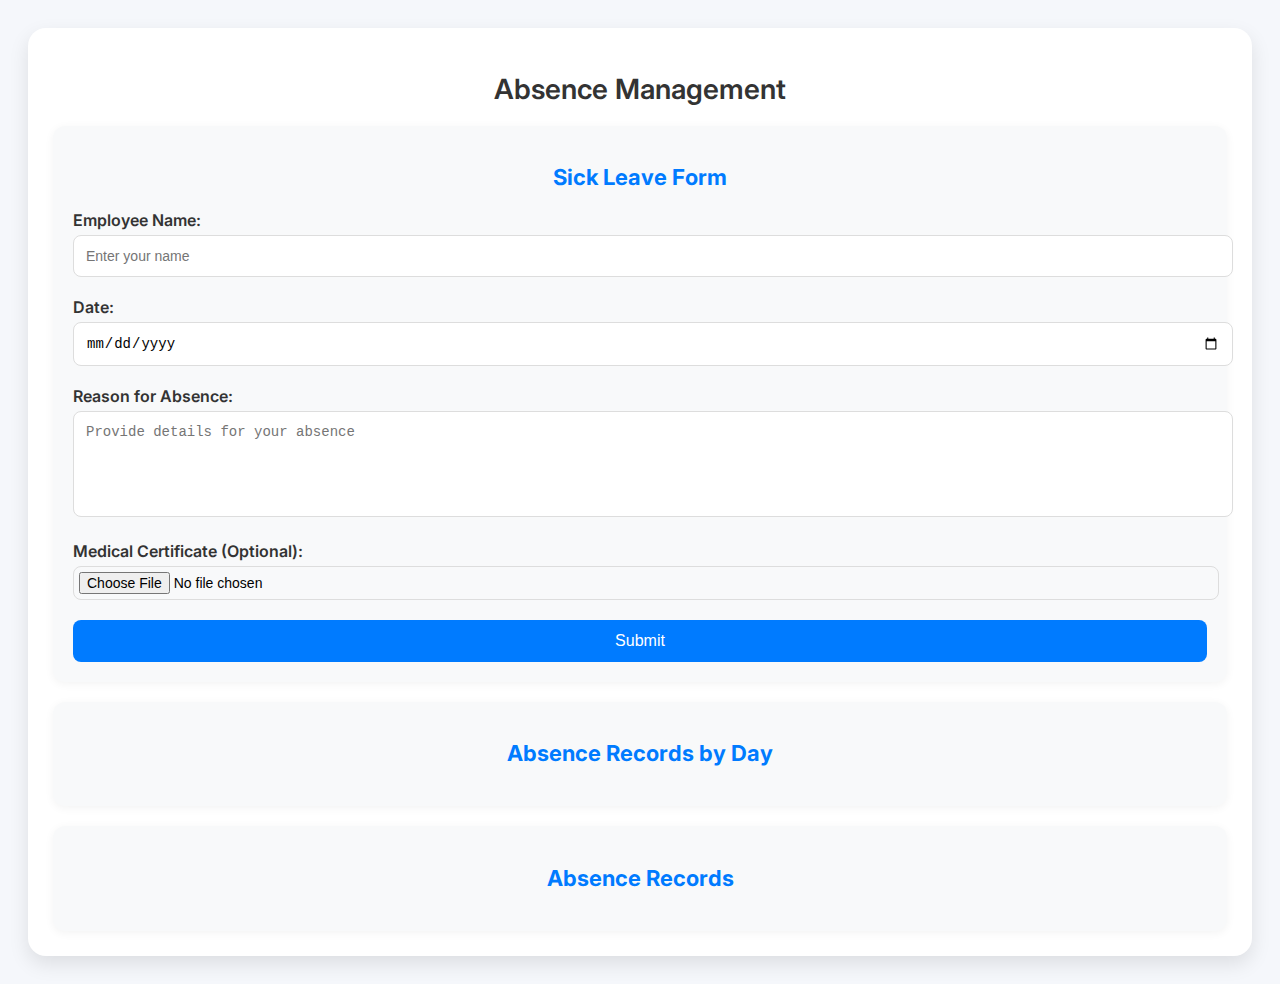
<file: adminplatform/absence.html>
<!DOCTYPE html>
<html lang="en">
<head>
    <meta charset="UTF-8">
    <meta name="viewport" content="width=device-width, initial-scale=1.0">
    <title>Absence Management</title>
    <link rel="stylesheet" href="absence.css">
    <link href="https://fonts.googleapis.com/css2?family=Inter:wght@400;600&display=swap" rel="stylesheet">
</head>
<body>
    <div class="main-content">
        <header>
            <h1>Absence Management</h1>
        </header>
        <section class="absence-form">
            <h2>Sick Leave Form</h2>
            <form id="absence-form">
                <div class="form-group">
                    <label for="employee-name">Employee Name:</label>
                    <input type="text" id="employee-name" name="employee-name" placeholder="Enter your name" required>
                </div>
                <div class="form-group">
                    <label for="date">Date:</label>
                    <input type="date" id="date" name="date" required>
                </div>
                <div class="form-group">
                    <label for="reason">Reason for Absence:</label>
                    <textarea id="reason" name="reason" placeholder="Provide details for your absence" rows="5" required></textarea>
                </div>
                <div class="form-group">
                    <label for="medical-certificate">Medical Certificate (Optional):</label>
                    <input type="file" id="medical-certificate" name="medical-certificate" accept=".pdf,.jpg,.png">
                </div>
                <button type="submit">Submit</button>
            </form>
        </section>
        <section class="absence-links">
            <h2>Absence Records by Day</h2>
            <div id="day-links">
                <!-- Dynamic links for each day's absences will be added here -->
            </div>
        </section>
        <section class="absence-records">
            <h2>Absence Records</h2>
            <div id="absence-container">
                <!-- Absence records will be dynamically added here -->
            </div>
        </section>
    </div>

    <script src="absence.js"></script>
</body>
</html>
</file>
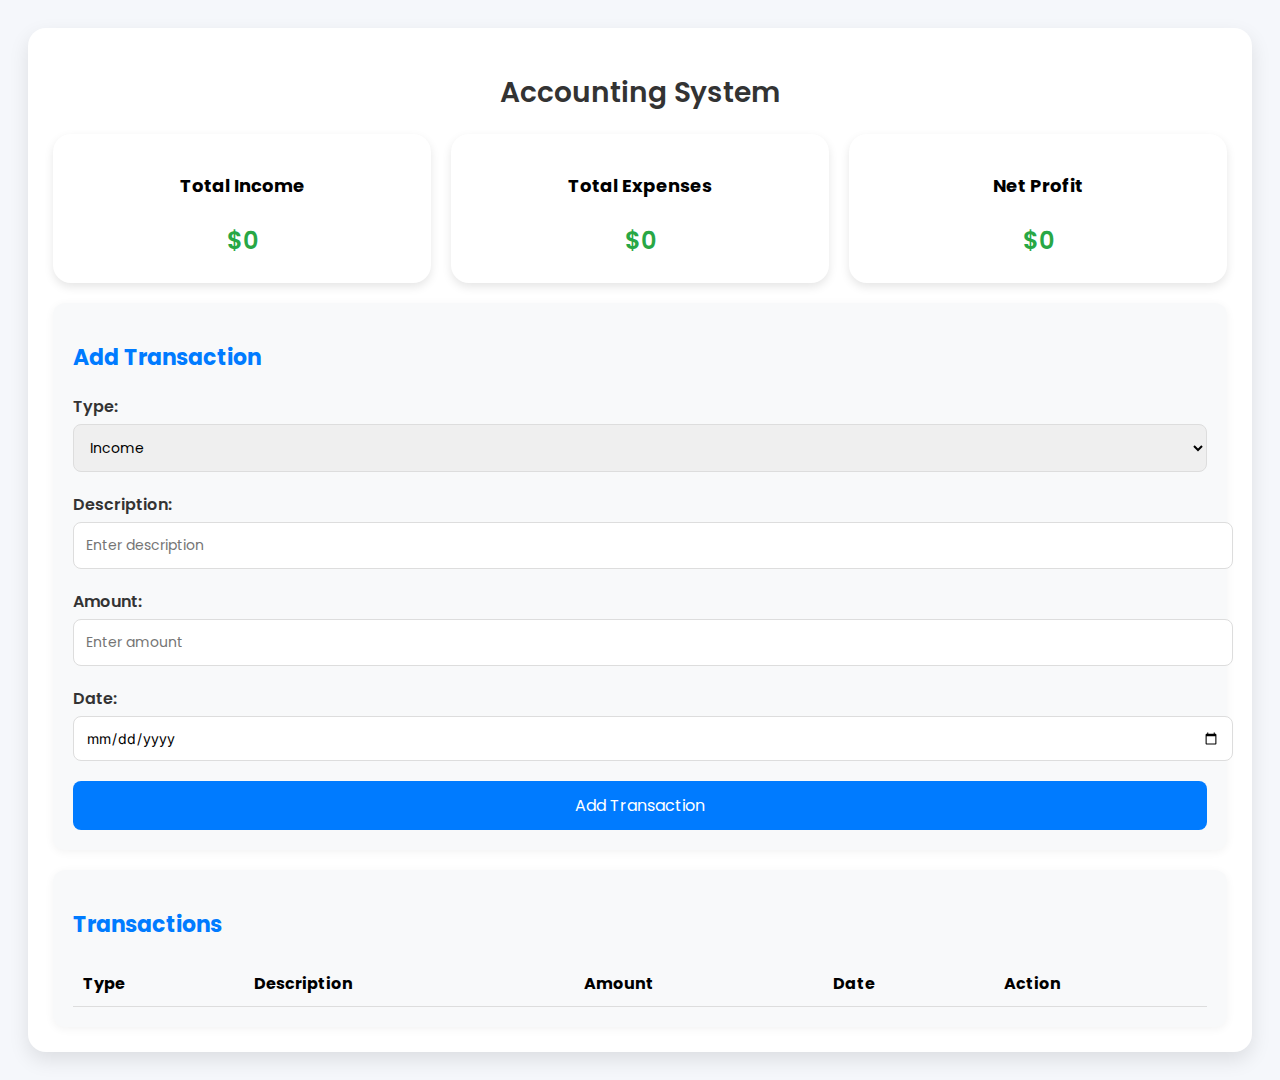
<file: adminplatform/accounting.html>
<!DOCTYPE html>
<html lang="en">
<head>
    <meta charset="UTF-8">
    <meta name="viewport" content="width=device-width, initial-scale=1.0">
    <title>Accounting System</title>
    <link rel="stylesheet" href="accounting.css">
    <link href="https://fonts.googleapis.com/css2?family=Inter:wght@400;600&display=swap" rel="stylesheet">
</head>
<body>
    <div class="main-content">
        <header>
            <h1>Accounting System</h1>
        </header>
        <section class="cards">
            <div class="card">
                <h3>Total Income</h3>
                <p id="total-income">$0</p>
            </div>
            <div class="card">
                <h3>Total Expenses</h3>
                <p id="total-expenses">$0</p>
            </div>
            <div class="card">
                <h3>Net Profit</h3>
                <p id="net-profit">$0</p>
            </div>
        </section>
        <section class="add-transaction">
            <h2>Add Transaction</h2>
            <form id="transaction-form">
                <div class="form-group">
                    <label for="type">Type:</label>
                    <select id="type" name="type" required>
                        <option value="income">Income</option>
                        <option value="expense">Expense</option>
                    </select>
                </div>
                <div class="form-group">
                    <label for="description">Description:</label>
                    <input type="text" id="description" name="description" placeholder="Enter description" required>
                </div>
                <div class="form-group">
                    <label for="amount">Amount:</label>
                    <input type="number" id="amount" name="amount" placeholder="Enter amount" step="0.01" required>
                </div>
                <div class="form-group">
                    <label for="date">Date:</label>
                    <input type="date" id="date" name="date" required>
                </div>
                <button type="submit">Add Transaction</button>
            </form>
        </section>
        <section class="accounting-table">
            <h2>Transactions</h2>
            <table>
                <thead>
                    <tr>
                        <th>Type</th>
                        <th>Description</th>
                        <th>Amount</th>
                        <th>Date</th>
                        <th>Action</th>
                    </tr>
                </thead>
                <tbody id="transaction-table-body">
                    <!-- Transactions will be dynamically added here -->
                </tbody>
            </table>
        </section>
    </div>

    <script src="accounting.js"></script>
</body>
</html>
</file>
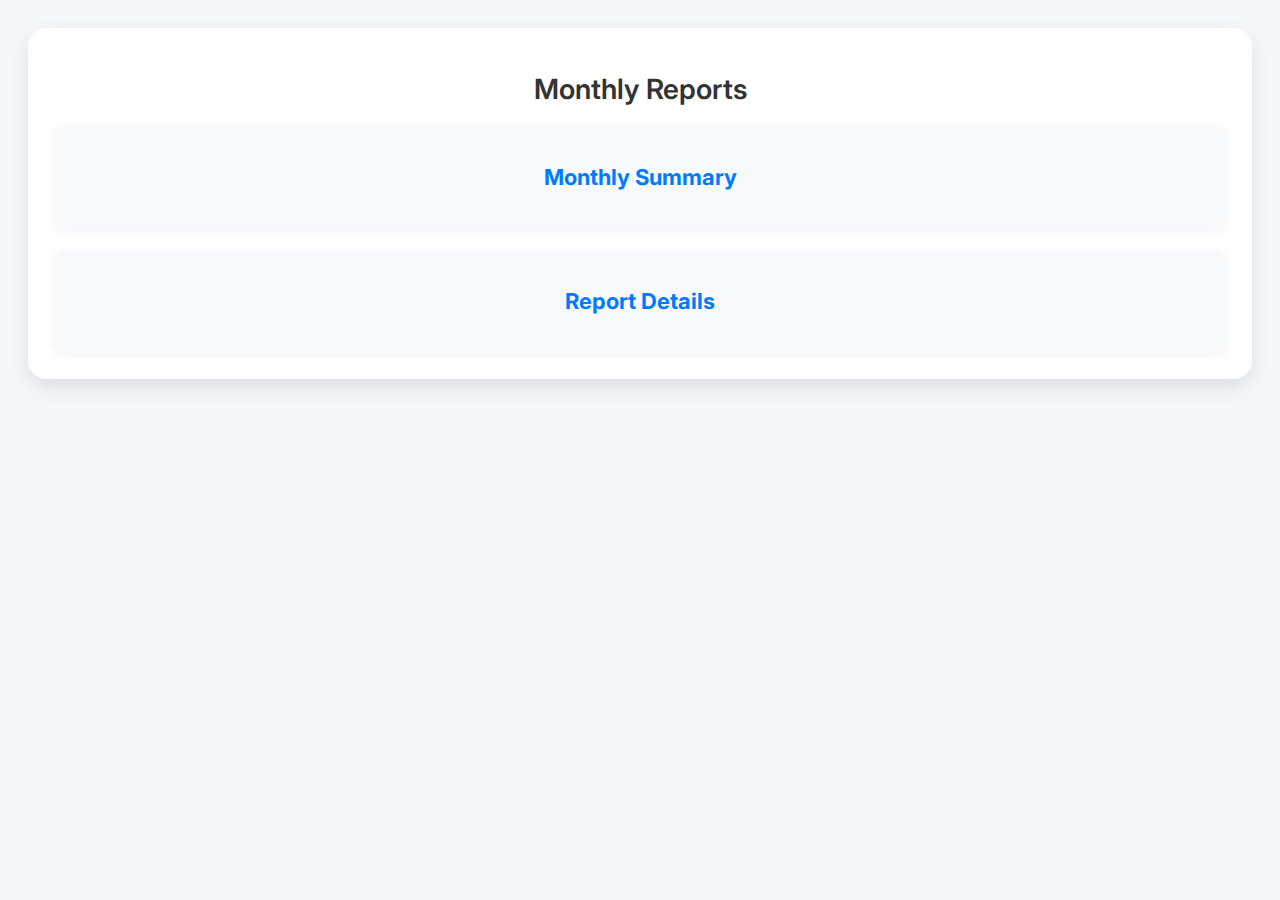
<file: adminplatform/reports.html>
<!DOCTYPE html>
<html lang="en">
<head>
    <meta charset="UTF-8">
    <meta name="viewport" content="width=device-width, initial-scale=1.0">
    <title>Monthly Reports</title>
    <link rel="stylesheet" href="reports.css">
    <link href="https://fonts.googleapis.com/css2?family=Inter:wght@400;600&display=swap" rel="stylesheet">
</head>
<body>
    <div class="main-content">
        <header>
            <h1>Monthly Reports</h1>
        </header>
        <section class="report-links">
            <h2>Monthly Summary</h2>
            <div id="month-links">
                <!-- Dynamic links for each month's reports will be added here -->
            </div>
        </section>
        <section class="report-records">
            <h2>Report Details</h2>
            <div id="report-container">
                <!-- Report details will be dynamically added here -->
            </div>
        </section>
    </div>

    <script src="reports.js"></script>
</body>
</html>
</file>
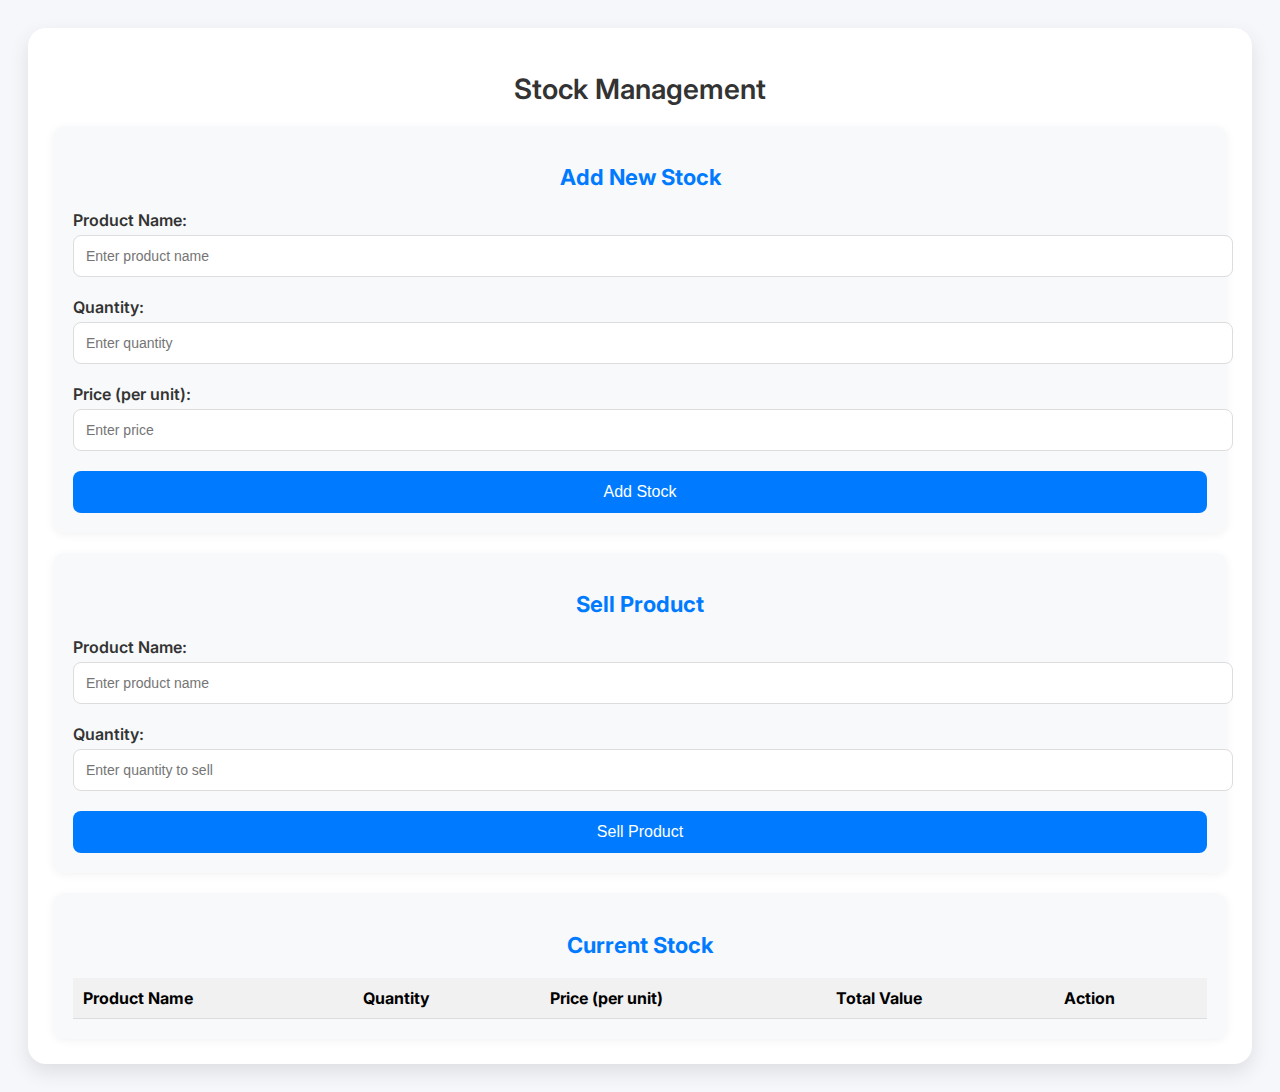
<file: adminplatform/stock.html>
<!DOCTYPE html>
<html lang="en">
<head>
    <meta charset="UTF-8">
    <meta name="viewport" content="width=device-width, initial-scale=1.0">
    <title>Stock Management</title>
    <link rel="stylesheet" href="stock.css">
    <link href="https://fonts.googleapis.com/css2?family=Inter:wght@400;600&display=swap" rel="stylesheet">
</head>
<body>
    <div class="main-content">
        <header>
            <h1>Stock Management</h1>
        </header>
        <section class="add-stock">
            <h2>Add New Stock</h2>
            <form id="stock-form">
                <div class="form-group">
                    <label for="product-name">Product Name:</label>
                    <input type="text" id="product-name" name="product-name" placeholder="Enter product name" required>
                </div>
                <div class="form-group">
                    <label for="quantity">Quantity:</label>
                    <input type="number" id="quantity" name="quantity" placeholder="Enter quantity" required>
                </div>
                <div class="form-group">
                    <label for="price">Price (per unit):</label>
                    <input type="number" id="price" name="price" placeholder="Enter price" required>
                </div>
                <button type="submit">Add Stock</button>
            </form>
        </section>
        <section class="sell-stock">
            <h2>Sell Product</h2>
            <form id="sell-form">
                <div class="form-group">
                    <label for="sell-product-name">Product Name:</label>
                    <input type="text" id="sell-product-name" name="sell-product-name" placeholder="Enter product name" required>
                </div>
                <div class="form-group">
                    <label for="sell-quantity">Quantity:</label>
                    <input type="number" id="sell-quantity" name="sell-quantity" placeholder="Enter quantity to sell" required>
                </div>
                <button type="submit">Sell Product</button>
            </form>
        </section>
        <section class="stock-table">
            <h2>Current Stock</h2>
            <table>
                <thead>
                    <tr>
                        <th>Product Name</th>
                        <th>Quantity</th>
                        <th>Price (per unit)</th>
                        <th>Total Value</th>
                        <th>Action</th>
                    </tr>
                </thead>
                <tbody id="stock-table-body">
                    <!-- Stock items will be dynamically added here -->
                </tbody>
            </table>
        </section>
    </div>

    <script src="stock.js"></script>
</body>
</html>
</file>
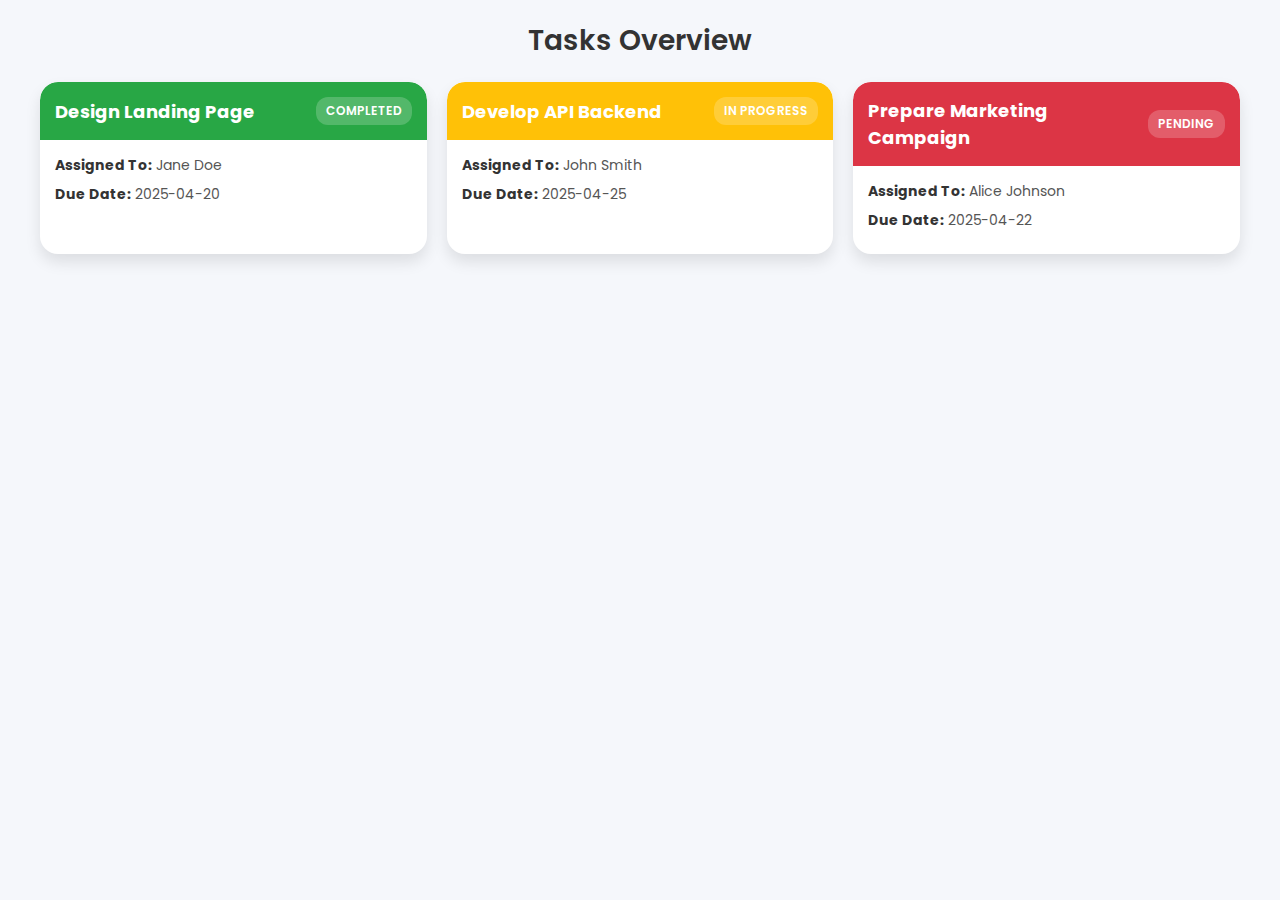
<file: adminplatform/task.html>
<!DOCTYPE html>
<html lang="en">
<head>
    <meta charset="UTF-8">
    <meta name="viewport" content="width=device-width, initial-scale=1.0">
    <title>Task Cards</title>
    <link rel="stylesheet" href="task.css">
    <link href="https://fonts.googleapis.com/css2?family=Inter:wght@400;600&display=swap" rel="stylesheet">
</head>
<body>
    <div class="main-content">
        <header>
            <h1>Tasks Overview</h1>
        </header>
        <section class="tasks-section">
            <!-- Task Card Example -->
            <a href="task_detail.html?task_id=1" class="task-card">
                <div class="task-header completed">
                    <h3>Design Landing Page</h3>
                    <span class="status">Completed</span>
                </div>
                <div class="task-body">
                    <p><strong>Assigned To:</strong> Jane Doe</p>
                    <p><strong>Due Date:</strong> 2025-04-20</p>
                </div>
            </a>
            <a href="task_detail.html?task_id=2" class="task-card">
                <div class="task-header in-progress">
                    <h3>Develop API Backend</h3>
                    <span class="status">In Progress</span>
                </div>
                <div class="task-body">
                    <p><strong>Assigned To:</strong> John Smith</p>
                    <p><strong>Due Date:</strong> 2025-04-25</p>
                </div>
            </a>
            <a href="task_detail.html?task_id=3" class="task-card">
                <div class="task-header pending">
                    <h3>Prepare Marketing Campaign</h3>
                    <span class="status">Pending</span>
                </div>
                <div class="task-body">
                    <p><strong>Assigned To:</strong> Alice Johnson</p>
                    <p><strong>Due Date:</strong> 2025-04-22</p>
                </div>
            </a>
        </section>
    </div>
</body>
</html>
</file>
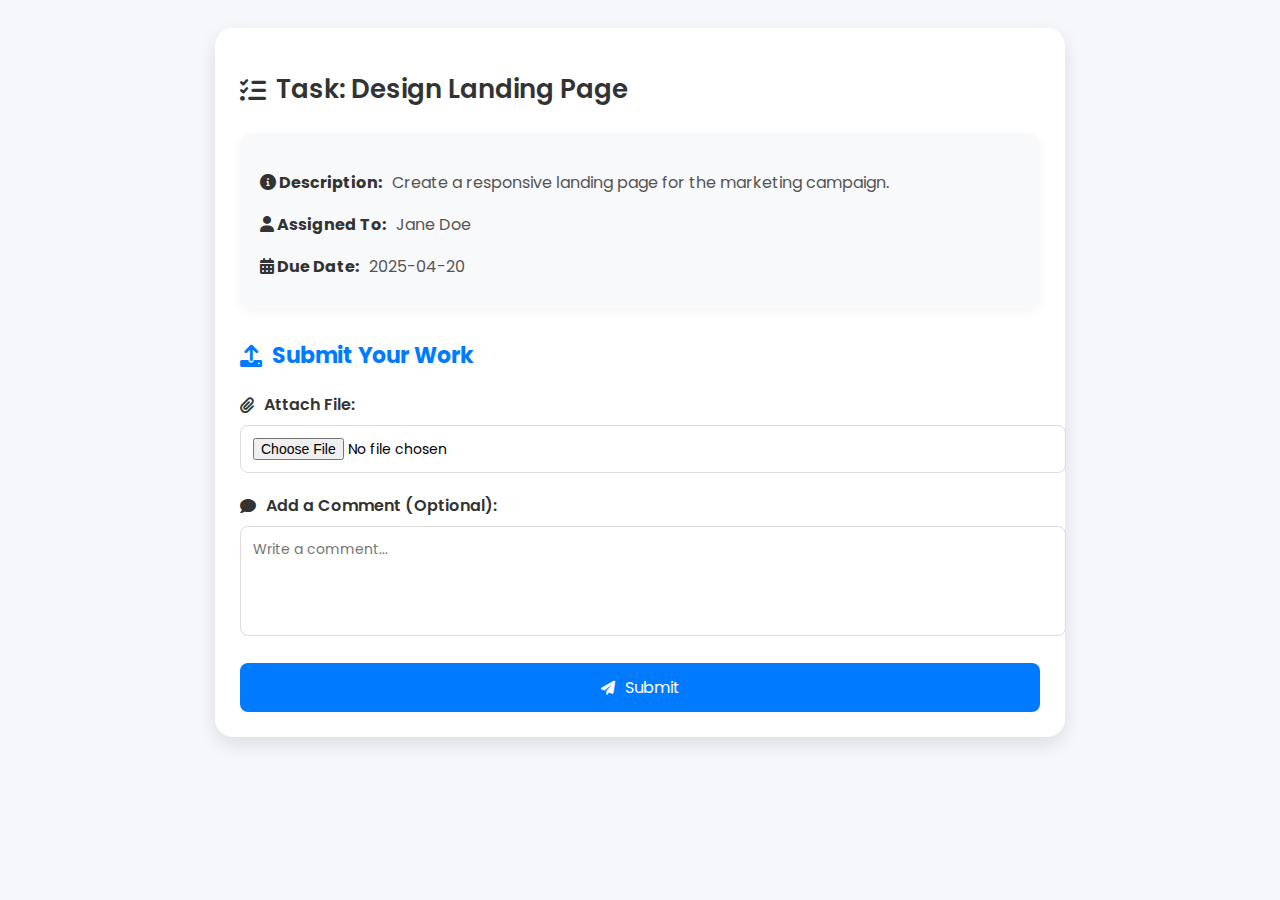
<file: adminplatform/task_detail.html>
<!DOCTYPE html>
<html lang="en">
<head>
    <meta charset="UTF-8">
    <meta name="viewport" content="width=device-width, initial-scale=1.0">
    <title>Task Details</title>
    <link rel="stylesheet" href="task_detail.css">
    <link href="https://fonts.googleapis.com/css2?family=Inter:wght@400;600&display=swap" rel="stylesheet">
    <link rel="stylesheet" href="https://cdnjs.cloudflare.com/ajax/libs/font-awesome/6.0.0-beta3/css/all.min.css">
</head>
<body>
    <div class="main-content">
        <header>
            <h1><i class="fas fa-tasks"></i> Task: Design Landing Page</h1>
        </header>
        <section class="task-details">
            <div class="task-info">
                <p><strong><i class="fas fa-info-circle"></i> Description:</strong> Create a responsive landing page for the marketing campaign.</p>
                <p><strong><i class="fas fa-user"></i> Assigned To:</strong> Jane Doe</p>
                <p><strong><i class="fas fa-calendar-alt"></i> Due Date:</strong> 2025-04-20</p>
            </div>
        </section>

        <section class="upload-section">
            <h2><i class="fas fa-upload"></i> Submit Your Work</h2>
            <form id="uploadForm" enctype="multipart/form-data">
                <div class="form-group">
                    <label for="fileUpload"><i class="fas fa-paperclip"></i> Attach File:</label>
                    <input type="file" id="fileUpload" name="fileUpload" accept=".pdf,.jpg,.jpeg,.png,.doc,.docx" required>
                </div>
                <div class="form-group">
                    <label for="comment"><i class="fas fa-comment"></i> Add a Comment (Optional):</label>
                    <textarea id="comment" name="comment" rows="4" placeholder="Write a comment..."></textarea>
                </div>
                <button type="submit"><i class="fas fa-paper-plane"></i> Submit</button>
            </form>
            <div id="uploadResult"></div>
        </section>
    </div>

    <script src="task_detail.js"></script>
</body>
</html>
</file>
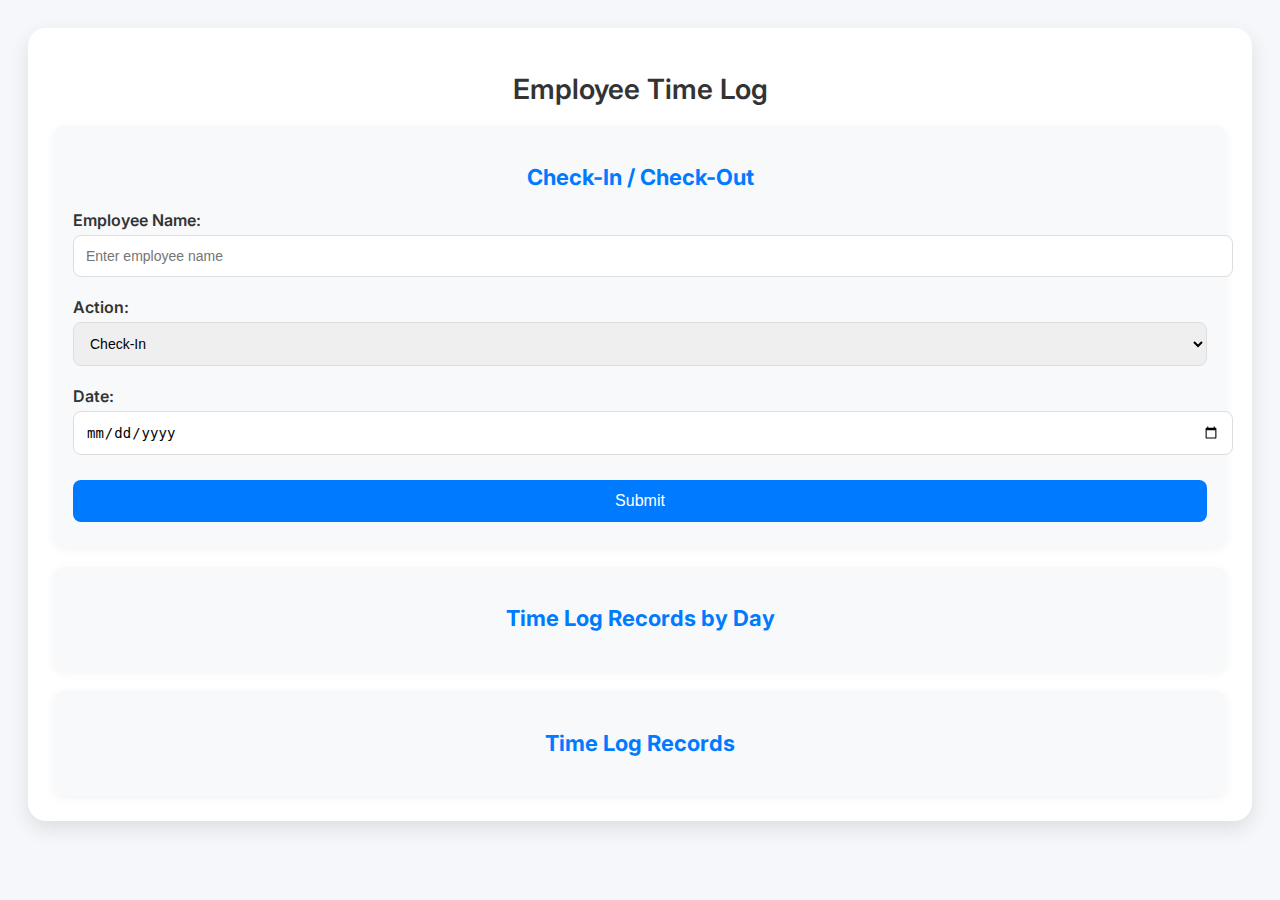
<file: adminplatform/time_log.html>
<!DOCTYPE html>
<html lang="en">
<head>
    <meta charset="UTF-8">
    <meta name="viewport" content="width=device-width, initial-scale=1.0">
    <title>Time Log</title>
    <link rel="stylesheet" href="time_log.css">
    <link href="https://fonts.googleapis.com/css2?family=Inter:wght@400;600&display=swap" rel="stylesheet">
</head>
<body>
    <div class="main-content">
        <header>
            <h1>Employee Time Log</h1>
        </header>
        <section class="time-log">
            <h2>Check-In / Check-Out</h2>
            <form id="time-log-form">
                <div class="form-group">
                    <label for="employee-name">Employee Name:</label>
                    <input type="text" id="employee-name" name="employee-name" placeholder="Enter employee name" required>
                </div>
                <div class="form-group">
                    <label for="action">Action:</label>
                    <select id="action" name="action" required>
                        <option value="check-in">Check-In</option>
                        <option value="check-out">Check-Out</option>
                    </select>
                </div>
                <div class="form-group">
                    <label for="date">Date:</label>
                    <input type="date" id="date" name="date" required>
                </div>
                <button type="submit">Submit</button>
            </form>
        </section>
        <section class="time-log-links">
            <h2>Time Log Records by Day</h2>
            <div id="day-links">
                <!-- Dynamic links for each day's logs will be added here -->
            </div>
        </section>
        <section class="time-log-records">
            <h2>Time Log Records</h2>
            <div id="time-log-container">
                <!-- Dynamic daily records will be added here -->
            </div>
        </section>
    </div>

    <script src="time_log.js"></script>
</body>
</html>
</file>
<file: adminplatform/absence.css>
body {
    background-color: #f5f7fb;
    font-family: 'Inter', sans-serif;
    padding: 20px;
}

.main-content {
    max-width: 1200px;
    margin: 0 auto;
    background-color: #fff;
    padding: 25px;
    border-radius: 18px;
    box-shadow: 0 8px 20px rgba(0, 0, 0, 0.1);
}

header h1 {
    font-size: 28px;
    font-weight: 600;
    margin-bottom: 20px;
    text-align: center;
    color: #333;
}

.absence-form, .absence-records, .absence-links {
    margin-top: 20px;
    background-color: #f8f9fa;
    padding: 20px;
    border-radius: 12px;
    box-shadow: 0 2px 10px rgba(0, 0, 0, 0.05);
}

.absence-form h2, .absence-records h2, .absence-links h2 {
    font-size: 22px;
    margin-bottom: 20px;
    color: #007bff;
    text-align: center;
}

.form-group {
    margin-bottom: 20px;
}

label {
    display: block;
    font-weight: 600;
    margin-bottom: 5px;
    color: #333;
}

input, textarea, button {
    width: 100%;
    padding: 12px;
    border: 1px solid #ddd;
    border-radius: 8px;
    font-size: 14px;
    transition: all 0.3s ease;
}

textarea {
    resize: none;
}

input[type="file"] {
    padding: 5px;
}

button {
    background-color: #007bff;
    color: white;
    cursor: pointer;
    border: none;
    font-size: 16px;
}

button:hover {
    background-color: #0056b3;
    transform: scale(1.02);
}

#day-links {
    margin-top: 20px;
}

.day-link {
    display: block;
    margin: 10px 0;
    text-align: center;
    background-color: #28a745;
    padding: 10px;
    color: white;
    border-radius: 5px;
    cursor: pointer;
}

.day-link:hover {
    background-color: #218838;
    transform: scale(1.05);
}

.absence-card {
    background-color: #fff;
    padding: 15px;
    border-radius: 10px;
    box-shadow: 0 2px 10px rgba(0, 0, 0, 0.05);
    margin-bottom: 15px;
}

.absence-card h3 {
    font-size: 18px;
    color: #333;
    margin-bottom: 5px;
}

.absence-card p {
    font-size: 14px;
    color: #555;
}

.absence-card a {
    color: #007bff;
    text-decoration: none;
    font-size: 14px;
}

.absence-card a:hover {
    text-decoration: underline;
}
</file>
<file: adminplatform/accounting.css>
@import url('https://fonts.googleapis.com/css2?family=Ubuntu:ital,wght@0,300;0,400;0,500;0,700;1,300;1,400;1,500;1,700&display=swap');
@import url('https://fonts.googleapis.com/css2?family=Pattaya&family=Ubuntu:ital,wght@0,300;0,400;0,500;0,700;1,300;1,400;1,500;1,700&display=swap');
@import url('https://fonts.googleapis.com/css2?family=Pattaya&family=Prompt:ital,wght@0,100;0,200;0,300;0,400;0,500;0,600;0,700;0,800;0,900;1,100;1,200;1,300;1,400;1,500;1,600;1,700;1,800;1,900&family=Ubuntu:ital,wght@0,300;0,400;0,500;0,700;1,300;1,400;1,500;1,700&display=swap');
@import url('https://fonts.googleapis.com/css2?family=Pattaya&family=Poppins:ital,wght@0,100;0,200;0,300;0,400;0,500;0,600;0,700;0,800;0,900;1,100;1,200;1,300;1,400;1,500;1,600;1,700;1,800;1,900&family=Prompt:ital,wght@0,100;0,200;0,300;0,400;0,500;0,600;0,700;0,800;0,900;1,100;1,200;1,300;1,400;1,500;1,600;1,700;1,800;1,900&family=Ubuntu:ital,wght@0,300;0,400;0,500;0,700;1,300;1,400;1,500;1,700&display=swap');

*{
    font-family: 'Poppins', sans-serif;

}

body {
    background-color: #f5f7fb;
    font-family: 'Inter', sans-serif;
    padding: 20px;
    font-family: 'Poppins', sans-serif;
}

.main-content {
    max-width: 1200px;
    margin: 0 auto;
    background-color: #fff;
    padding: 25px;
    border-radius: 18px;
    box-shadow: 0 8px 20px rgba(0, 0, 0, 0.1);
}

header h1 {
    font-size: 28px;
    font-weight: 600;
    margin-bottom: 20px;
    text-align: center;
    color: #333;
}

.cards {
    display: flex;
    gap: 20px;
    margin-bottom: 20px;
}

.card {
    flex: 1;
    background-color: white;
    padding: 20px;
    border-radius: 18px;
    box-shadow: 0 4px 10px rgba(0, 0, 0, 0.1);
    text-align: center;
    transition: transform 0.2s, box-shadow 0.2s;
}

.card:hover {
    transform: translateY(-5px);
    box-shadow: 0 8px 15px rgba(0, 0, 0, 0.15);
}

.card h3 {
    font-size: 18px;
    margin-bottom: 10px;
}

.card p {
    font-size: 24px;
    font-weight: 600;
    margin-bottom: 5px;
    color: #28a745;
    transition: color 0.2s;
}

.add-transaction {
    margin-top: 20px;
    background-color: #f8f9fa;
    padding: 20px;
    border-radius: 12px;
    box-shadow: 0 2px 10px rgba(0, 0, 0, 0.05);
}

.add-transaction h2 {
    font-size: 22px;
    margin-bottom: 20px;
    color: #007bff;
}

.form-group {
    margin-bottom: 20px;
}

label {
    display: block;
    font-weight: 600;
    margin-bottom: 5px;
    color: #333;
}

input, select, button {
    width: 100%;
    padding: 12px;
    border: 1px solid #ddd;
    border-radius: 8px;
    font-size: 14px;
    transition: all 0.3s ease;
}

input[type="date"] {
    font-family: 'Inter', sans-serif;
}

button {
    background-color: #007bff;
    color: white;
    cursor: pointer;
    border: none;
    font-size: 16px;
}

button:hover {
    background-color: #0056b3;
    transform: scale(1.02);
}

.accounting-table {
    margin-top: 20px;
    background-color: #f8f9fa;
    padding: 20px;
    border-radius: 12px;
    box-shadow: 0 2px 10px rgba(0, 0, 0, 0.05);
}

.accounting-table h2 {
    font-size: 22px;
    margin-bottom: 20px;
    color: #007bff;
}

table {
    width: 100%;
    border-collapse: collapse;
}

table th, 
table td {
    text-align: left;
    padding: 10px;
    border-bottom: 1px solid #ddd;
}

/* ปุ่มลบ */
button.delete-btn {
    background-color: #dc3545;
    color: white;
    border: none;
    padding: 5px 10px;
    border-radius: 5px;
    cursor: pointer;
    font-size: 14px;
    transition: background-color 0.3s ease;
}

button.delete-btn:hover {
    background-color: #c82333;
    transform: scale(1.05);
}

button.edit-btn {
    background-color: #ffc107;
    color: white;
    border: none;
    padding: 5px 10px;
    border-radius: 5px;
    cursor: pointer;
    font-size: 14px;
    transition: background-color 0.3s ease;
}
</file>
<file: adminplatform/reports.css>
body {
    background-color: #f5f7fb;
    font-family: 'Inter', sans-serif;
    padding: 20px;
}

.main-content {
    max-width: 1200px;
    margin: 0 auto;
    background-color: #fff;
    padding: 25px;
    border-radius: 18px;
    box-shadow: 0 8px 20px rgba(0, 0, 0, 0.1);
}

header h1 {
    font-size: 28px;
    font-weight: 600;
    margin-bottom: 20px;
    text-align: center;
    color: #333;
}

.report-links, .report-records {
    margin-top: 20px;
    background-color: #f8f9fa;
    padding: 20px;
    border-radius: 12px;
    box-shadow: 0 2px 10px rgba(0, 0, 0, 0.05);
}

.report-links h2, .report-records h2 {
    font-size: 22px;
    margin-bottom: 20px;
    color: #007bff;
    text-align: center;
}

#month-links {
    margin-top: 20px;
}

.month-link {
    display: block;
    margin: 10px 0;
    text-align: center;
    background-color: #28a745;
    padding: 10px;
    color: white;
    border-radius: 5px;
    cursor: pointer;
}

.month-link:hover {
    background-color: #218838;
    transform: scale(1.05);
}

.report-card {
    background-color: #fff;
    padding: 15px;
    border-radius: 10px;
    box-shadow: 0 2px 10px rgba(0, 0, 0, 0.05);
    margin-bottom: 15px;
}

.report-card h3 {
    font-size: 18px;
    color: #333;
    margin-bottom: 5px;
}

.report-card p {
    font-size: 14px;
    color: #555;
}
</file>
<file: adminplatform/stock.css>
body {
    background-color: #f5f7fb;
    font-family: 'Inter', sans-serif;
    padding: 20px;
}

.main-content {
    max-width: 1200px;
    margin: 0 auto;
    background-color: #fff;
    padding: 25px;
    border-radius: 18px;
    box-shadow: 0 8px 20px rgba(0, 0, 0, 0.1);
}

header h1 {
    font-size: 28px;
    font-weight: 600;
    margin-bottom: 20px;
    text-align: center;
    color: #333;
}

.add-stock, .sell-stock, .stock-table {
    margin-top: 20px;
    background-color: #f8f9fa;
    padding: 20px;
    border-radius: 12px;
    box-shadow: 0 2px 10px rgba(0, 0, 0, 0.05);
}

.add-stock h2, .sell-stock h2, .stock-table h2 {
    font-size: 22px;
    margin-bottom: 20px;
    color: #007bff;
    text-align: center;
}

.form-group {
    margin-bottom: 20px;
}

label {
    display: block;
    font-weight: 600;
    margin-bottom: 5px;
    color: #333;
}

input, button {
    width: 100%;
    padding: 12px;
    border: 1px solid #ddd;
    border-radius: 8px;
    font-size: 14px;
    transition: all 0.3s ease;
}

button {
    background-color: #007bff;
    color: white;
    cursor: pointer;
    border: none;
    font-size: 16px;
}

button:hover {
    background-color: #0056b3;
    transform: scale(1.02);
}

table {
    width: 100%;
    border-collapse: collapse;
}

table th, 
table td {
    text-align: left;
    padding: 10px;
    border-bottom: 1px solid #ddd;
}

table th {
    background-color: #f1f1f1;
}

table td:last-child {
    text-align: center;
}

button.delete-btn {
    background-color: #dc3545;
    color: white;
    border: none;
    padding: 5px 10px;
    border-radius: 5px;
    cursor: pointer;
    font-size: 14px;
}

button.delete-btn:hover {
    background-color: #c82333;
}
</file>
<file: adminplatform/task.css>
@import url('https://fonts.googleapis.com/css2?family=Ubuntu:ital,wght@0,300;0,400;0,500;0,700;1,300;1,400;1,500;1,700&display=swap');
@import url('https://fonts.googleapis.com/css2?family=Pattaya&family=Ubuntu:ital,wght@0,300;0,400;0,500;0,700;1,300;1,400;1,500;1,700&display=swap');
@import url('https://fonts.googleapis.com/css2?family=Pattaya&family=Prompt:ital,wght@0,100;0,200;0,300;0,400;0,500;0,600;0,700;0,800;0,900;1,100;1,200;1,300;1,400;1,500;1,600;1,700;1,800;1,900&family=Ubuntu:ital,wght@0,300;0,400;0,500;0,700;1,300;1,400;1,500;1,700&display=swap');
@import url('https://fonts.googleapis.com/css2?family=Pattaya&family=Poppins:ital,wght@0,100;0,200;0,300;0,400;0,500;0,600;0,700;0,800;0,900;1,100;1,200;1,300;1,400;1,500;1,600;1,700;1,800;1,900&family=Prompt:ital,wght@0,100;0,200;0,300;0,400;0,500;0,600;0,700;0,800;0,900;1,100;1,200;1,300;1,400;1,500;1,600;1,700;1,800;1,900&family=Ubuntu:ital,wght@0,300;0,400;0,500;0,700;1,300;1,400;1,500;1,700&display=swap');

/* General Styles */
* {
    margin: 0;
    padding: 0;
    box-sizing: border-box;
    font-family: 'Poppins', sans-serif;
}

body {
    background-color: #f5f7fb;
    padding: 20px;
}

/* Main Content */
.main-content {
    max-width: 1200px;
    margin: 0 auto;
}

header h1 {
    font-size: 28px;
    font-weight: 600;
    margin-bottom: 20px;
    color: #333;
    text-align: center;
}

/* Task Section */
.tasks-section {
    display: grid;
    grid-template-columns: repeat(auto-fit, minmax(300px, 1fr));
    gap: 20px;
}

/* Task Card */
.task-card {
    background-color: #fff;
    border-radius: 18px; /* Rounded corners */
    box-shadow: 0 8px 15px rgba(0, 0, 0, 0.1); /* Soft shadow */
    overflow: hidden;
    transition: transform 0.2s, box-shadow 0.2s;
    text-decoration: none; /* Remove text underline */
    color: inherit; /* Ensure text color inheritance */
}

.task-card:hover {
    transform: translateY(-5px);
    box-shadow: 0 12px 20px rgba(0, 0, 0, 0.15); /* Shadow on hover */
}

/* Task Header */
.task-header {
    padding: 15px;
    display: flex;
    justify-content: space-between;
    align-items: center;
    color: #fff;
    border-radius: 18px 18px 0 0; /* Rounded top corners */
}

.task-header h3 {
    font-size: 18px;
    margin: 0;
}

.task-header.completed {
    background-color: #28a745; /* Green for Completed */
}

.task-header.in-progress {
    background-color: #ffc107; /* Yellow for In Progress */
}

.task-header.pending {
    background-color: #dc3545; /* Red for Pending */
}

.status {
    font-size: 12px;
    font-weight: 600;
    padding: 5px 10px;
    border-radius: 12px;
    background-color: rgba(255, 255, 255, 0.2);
    text-transform: uppercase;
}

/* Task Body */
.task-body {
    padding: 15px;
}

.task-body p {
    font-size: 14px;
    color: #555;
    margin-bottom: 8px;
}

.task-body p strong {
    color: #333;
}
</file>
<file: adminplatform/task_detail.css>
@import url('https://fonts.googleapis.com/css2?family=Ubuntu:ital,wght@0,300;0,400;0,500;0,700;1,300;1,400;1,500;1,700&display=swap');
@import url('https://fonts.googleapis.com/css2?family=Pattaya&family=Ubuntu:ital,wght@0,300;0,400;0,500;0,700;1,300;1,400;1,500;1,700&display=swap');
@import url('https://fonts.googleapis.com/css2?family=Pattaya&family=Prompt:ital,wght@0,100;0,200;0,300;0,400;0,500;0,600;0,700;0,800;0,900;1,100;1,200;1,300;1,400;1,500;1,600;1,700;1,800;1,900&family=Ubuntu:ital,wght@0,300;0,400;0,500;0,700;1,300;1,400;1,500;1,700&display=swap');
@import url('https://fonts.googleapis.com/css2?family=Pattaya&family=Poppins:ital,wght@0,100;0,200;0,300;0,400;0,500;0,600;0,700;0,800;0,900;1,100;1,200;1,300;1,400;1,500;1,600;1,700;1,800;1,900&family=Prompt:ital,wght@0,100;0,200;0,300;0,400;0,500;0,600;0,700;0,800;0,900;1,100;1,200;1,300;1,400;1,500;1,600;1,700;1,800;1,900&family=Ubuntu:ital,wght@0,300;0,400;0,500;0,700;1,300;1,400;1,500;1,700&display=swap');

*{
    font-family: 'Poppins', sans-serif;
}

body {
    background-color: #f5f7fb;
    font-family: 'Inter', sans-serif;
    padding: 20px;
    font-family: 'Poppins', sans-serif;

}

.main-content {
    max-width: 800px;
    margin: 0 auto;
    background-color: #fff;
    padding: 25px;
    border-radius: 18px;
    box-shadow: 0 8px 20px rgba(0, 0, 0, 0.1);
}

header h1 {
    font-size: 26px;
    font-weight: 600;
    margin-bottom: 25px;
    display: flex;
    align-items: center;
    gap: 10px;
    color: #333;
}

.task-details {
    margin-bottom: 30px;
    padding: 20px;
    background-color: #f8f9fa;
    border-radius: 12px;
    box-shadow: 0 2px 10px rgba(0, 0, 0, 0.05);
}

.task-info p {
    font-size: 16px;
    line-height: 1.6;
    margin-bottom: 10px;
    color: #555;
    display: flex;
    align-items: center;
    gap: 10px;
}

.task-info p strong {
    color: #333;
}

.upload-section h2 {
    font-size: 22px;
    margin-bottom: 20px;
    color: #007bff;
    display: flex;
    align-items: center;
    gap: 10px;
}

.form-group {
    margin-bottom: 20px;
}

label {
    display: block;
    font-weight: 600;
    margin-bottom: 8px;
    color: #333;
    display: flex;
    align-items: center;
    gap: 10px;
}

input, textarea, button {
    width: 100%;
    padding: 12px;
    border: 1px solid #ddd;
    border-radius: 8px;
    font-size: 14px;
    transition: all 0.3s ease;
}

textarea {
    resize: none;
}

button {
    background-color: #007bff;
    color: white;
    cursor: pointer;
    border: none;
    font-size: 16px;
    display: flex;
    align-items: center;
    justify-content: center;
    gap: 10px;
    transition: background-color 0.3s ease, transform 0.2s ease;
}

button:hover {
    background-color: #0056b3;
    transform: scale(1.02);
}

button i {
    font-size: 14px;
}

#uploadResult {
    margin-top: 20px;
    font-size: 15px;
    color: green;
    display: none;
}

/* Add hover effects for input and textarea */
input:focus, textarea:focus {
    border-color: #007bff;
    outline: none;
    box-shadow: 0 0 5px rgba(0, 123, 255, 0.5);
}
</file>
<file: adminplatform/time_log.css>
body {
    background-color: #f5f7fb;
    font-family: 'Inter', sans-serif;
    padding: 20px;
}

.main-content {
    max-width: 1200px;
    margin: 0 auto;
    background-color: #fff;
    padding: 25px;
    border-radius: 18px;
    box-shadow: 0 8px 20px rgba(0, 0, 0, 0.1);
}

header h1 {
    font-size: 28px;
    font-weight: 600;
    margin-bottom: 20px;
    text-align: center;
    color: #333;
}

.time-log, .time-log-records, .time-log-links {
    margin-top: 20px;
    background-color: #f8f9fa;
    padding: 20px;
    border-radius: 12px;
    box-shadow: 0 2px 10px rgba(0, 0, 0, 0.05);
}

.time-log h2, .time-log-records h2, .time-log-links h2 {
    font-size: 22px;
    margin-bottom: 20px;
    color: #007bff;
    text-align: center;
}

.form-group {
    margin-bottom: 20px;
}

label {
    display: block;
    font-weight: 600;
    margin-bottom: 5px;
    color: #333;
}

input, select, button {
    width: 100%;
    padding: 12px;
    border: 1px solid #ddd;
    border-radius: 8px;
    font-size: 14px;
    transition: all 0.3s ease;
}

button {
    background-color: #007bff;
    color: white;
    cursor: pointer;
    border: none;
    font-size: 16px;
    margin: 5px 0;
}

button:hover {
    background-color: #0056b3;
    transform: scale(1.02);
}

.day-link {
    display: block;
    margin: 10px 0;
    text-align: center;
    background-color: #28a745;
    padding: 10px;
    color: white;
    border-radius: 5px;
    cursor: pointer;
}

.day-link:hover {
    background-color: #218838;
    transform: scale(1.05);
}

.daily-record {
    margin-bottom: 20px;
}

.daily-record h3 {
    background-color: #007bff;
    color: white;
    padding: 10px;
    margin: 0;
    border-radius: 5px;
    text-align: center;
}

table {
    width: 100%;
    border-collapse: collapse;
    margin-top: 10px;
}

table th, 
table td {
    text-align: left;
    padding: 10px;
    border-bottom: 1px solid #ddd;
}

table th {
    background-color: #f1f1f1;
}

table td {
    font-size: 14px;
    color: #555;
}
</file>
